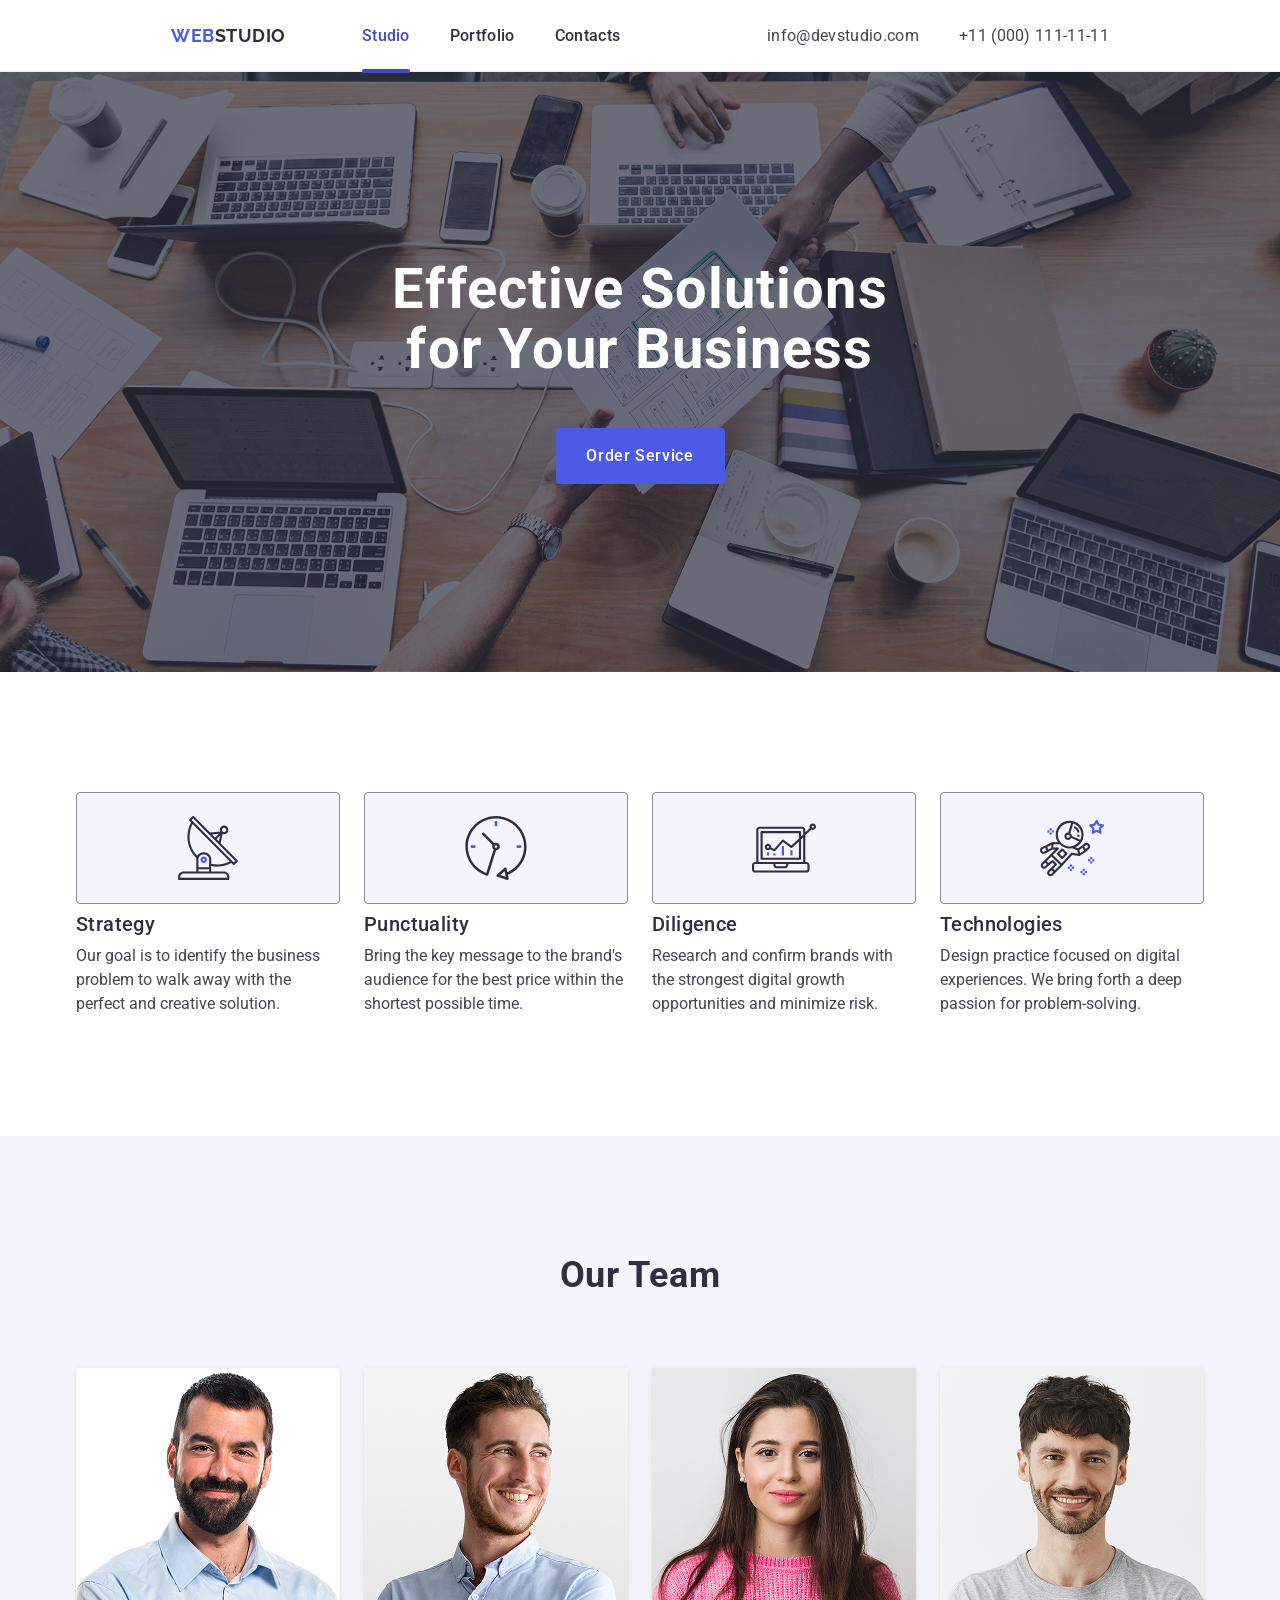
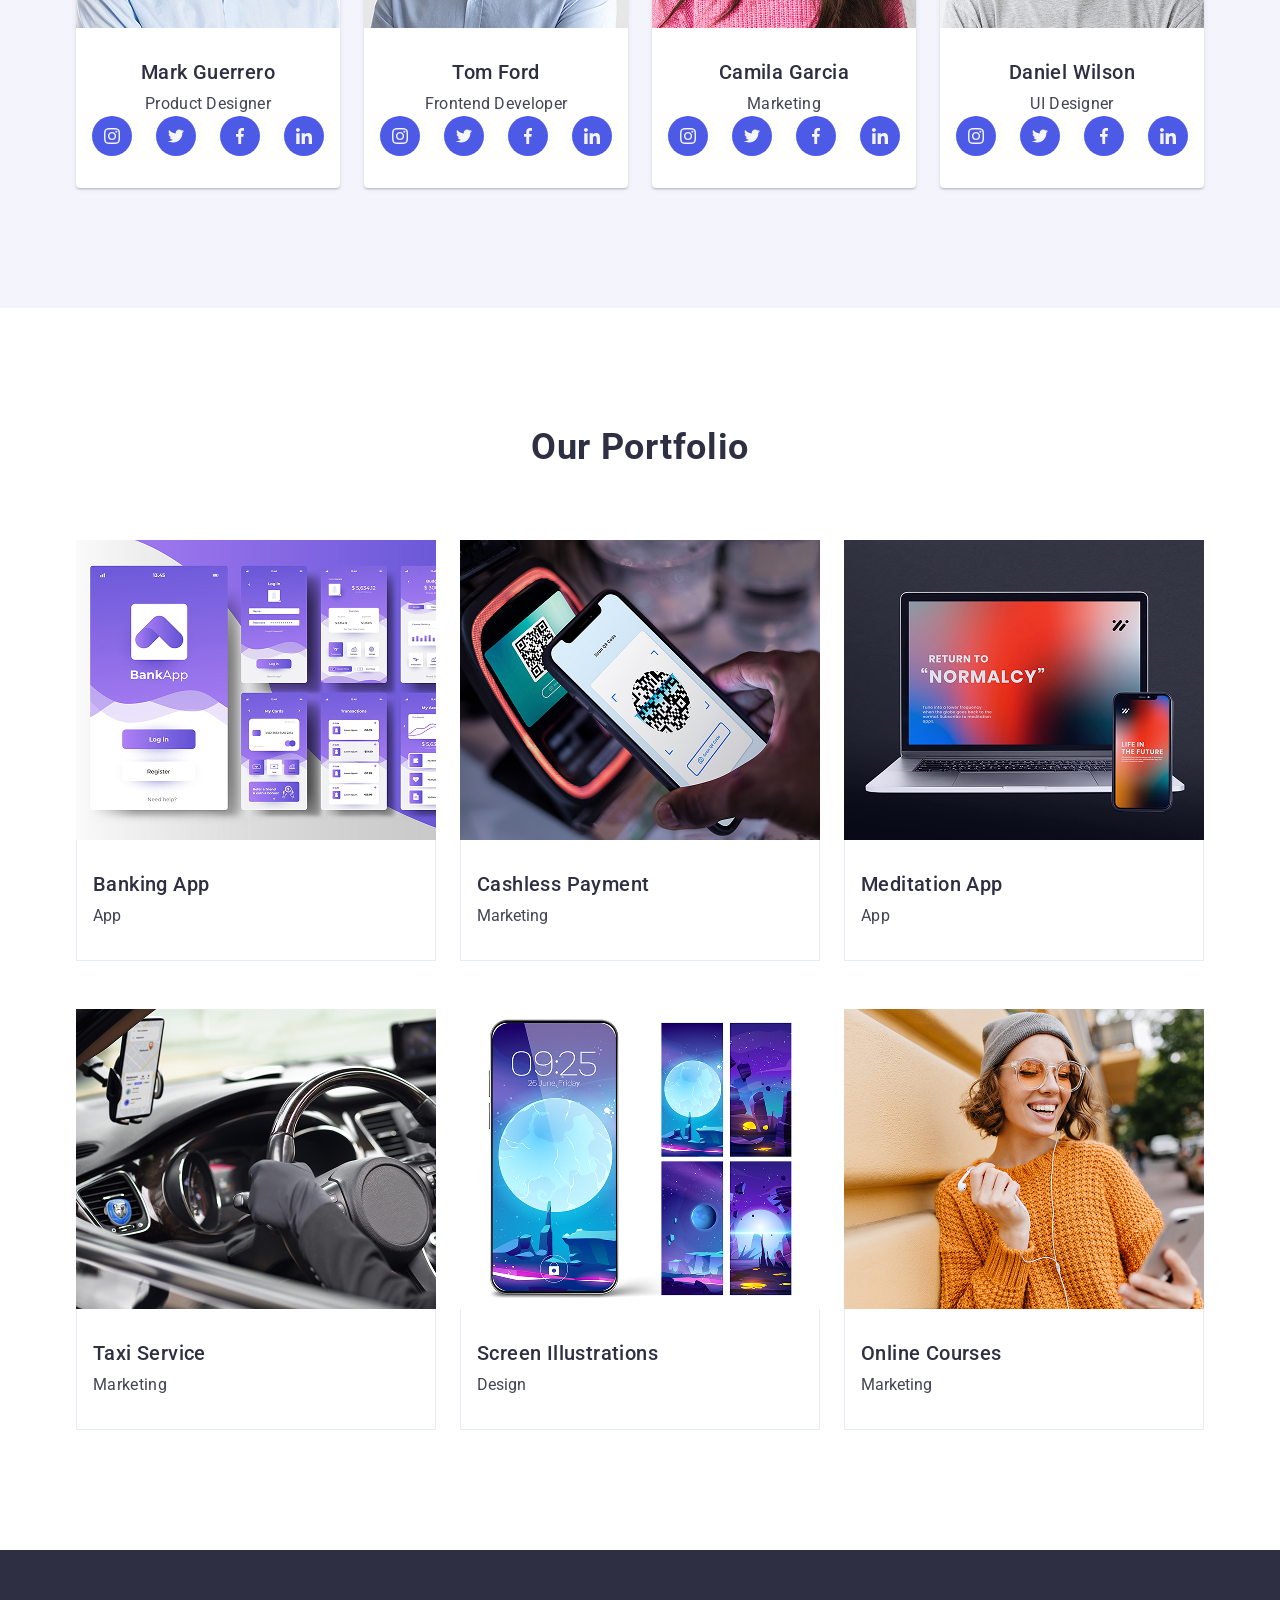
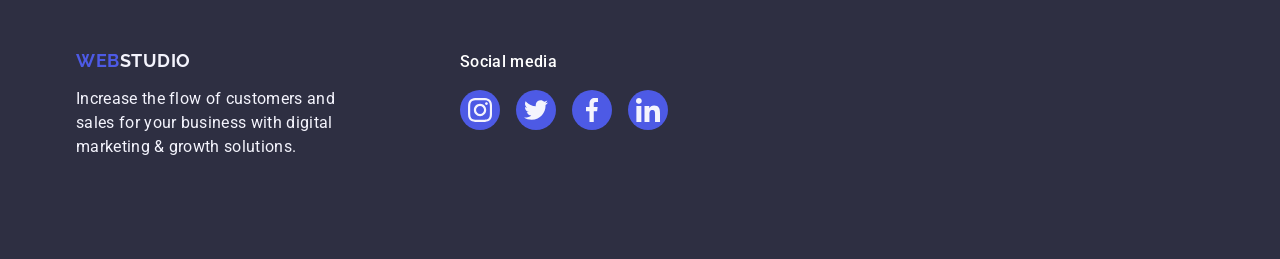
<file: index.html>
<!doctype html>
<html lang="en">
  <head>
    <meta charset="UTF-8" />
    <meta name="viewport" content="width=device-width, initial-scale=1.0" />
    <title>Document</title>
    <link rel="preconnect" href="https://fonts.googleapis.com" />
    <link rel="preconnect" href="https://fonts.gstatic.com" crossorigin />
    <link
      href="https://fonts.googleapis.com/css2?family=Raleway:ital,wght@0,100..900;1,100..900&family=Roboto:ital,wght@0,100..900;1,100..900&display=swap"
      rel="stylesheet"
    />
    <link
      rel="stylesheet"
      href="https://cdnjs.cloudflare.com/ajax/libs/modern-normalize/3.0.1/modern-normalize.min.css"
      integrity="sha512-q6WgHqiHlKyOqslT/lgBgodhd03Wp4BEqKeW6nNtlOY4quzyG3VoQKFrieaCeSnuVseNKRGpGeDU3qPmabCANg=="
      crossorigin="anonymous"
      referrerpolicy="no-referrer"
    />
    <link rel="stylesheet" href="./css/css.css" />
  </head>

  <body>
    <header class="header">
      <div class="header-content container">
        <nav class="nav-panel">
          <a href="./index.html" class="site-logo"
            >Web<span class="studio">Studio</span></a
          >

          <ul class="nav-items">
            <li>
              <a href="./index.html" class="navigation nav-link-active"
                >Studio</a
              >
            </li>

            <li><a href="" class="navigation">Portfolio</a></li>
            <li><a href="" class="navigation">Contacts</a></li>
          </ul>
        </nav>

        <address class="contact-information">
          <ul class="info-items">
            <li>
              <a href="mailto:info@devstudio.com" class="info"
                >info@devstudio.com</a
              >
            </li>
            <li>
              <a href="tel:+110001111111" class="info">+11 (000) 111-11-11</a>
            </li>
          </ul>
        </address>
      </div>
    </header>

    <main>
      <section class="first-section">
        <div class="container">
          <h1 class="title">Effective Solutions for Your Business</h1>
          <button type="button" class="button">Order Service</button>
        </div>
      </section>

      <section class="second-section">
        <div class="container">
          <h2 class="second-title visually-hidden">content</h2>

          <ul class="benefits">
            <li class="benefits-items">
              <div class="svg-container">
                <svg class="icon-antena" width="64" height="64">
                  <use href="./images/icons.svg#icon-antenna"></use>
                </svg>
              </div>
              <h3 class="names-benefits">Strategy</h3>
              <p class="first-description">
                Our goal is to identify the business problem to walk away with
                the perfect and creative solution.
              </p>
            </li>

            <li class="benefits-items">
              <div class="svg-container">
                <svg class="icon-clock" width="64" height="64">
                  <use href="./images/icons.svg#icon-clock"></use>
                </svg>
              </div>
              <h3 class="names-benefits">Punctuality</h3>
              <p class="first-description">
                Bring the key message to the brand's audience for the best price
                within the shortest possible time.
              </p>
            </li>

            <li class="benefits-items">
              <div class="svg-container">
                <svg class="icon-diagram" width="64" height="64">
                  <use href="./images/icons.svg#icon-diagram"></use>
                </svg>
              </div>
              <h3 class="names-benefits">Diligence</h3>
              <p class="first-description">
                Research and confirm brands with the strongest digital growth
                opportunities and minimize risk.
              </p>
            </li>

            <li class="benefits-items">
              <div class="svg-container">
                <svg class="icon-astronaut" width="64" height="64">
                  <use href="./images/icons.svg#icon-astronaut"></use>
                </svg>
              </div>
              <h3 class="names-benefits">Technologies</h3>
              <p class="first-description">
                Design practice focused on digital experiences. We bring forth a
                deep passion for problem-solving.
              </p>
            </li>
          </ul>
        </div>
      </section>

      <section class="third-section">
        <div class="container">
          <h2 class="third-title">Our Team</h2>
          <ul class="workers">
            <li class="members">
              <img
                src="./images/webstudio/img-3.jpg"
                alt="designer1"
                width="264"
              />
              <div class="workers-description">
                <h3 class="names">Mark Guerrero</h3>
                <p class="description">Product Designer</p>

                <ul class="socialmedia-list">
                  <li class="socialmedia-item">
                    <a href="" class="social-link">
                      <svg class="socialmedia-icon" width="16" height="16">
                        <use href="./images/icons.svg#icon-instagram"></use>
                      </svg>
                    </a>
                  </li>
                  <li class="socialmedia-item">
                    <a href="" class="social-link">
                      <svg class="socialmedia-icon" width="16" height="16">
                        <use href="./images/icons.svg#icon-twitter"></use>
                      </svg>
                    </a>
                  </li>
                  <li class="socialmedia-item">
                    <a href="" class="social-link">
                      <svg class="socialmedia-icon" width="16" height="16">
                        <use href="./images/icons.svg#icon-vector"></use>
                      </svg>
                    </a>
                  </li>
                  <li class="socialmedia-item">
                    <a href="" class="social-link">
                      <svg class="socialmedia-icon" width="16" height="16">
                        <use href="./images/icons.svg#icon-linkedin"></use>
                      </svg>
                    </a>
                  </li>
                </ul>
              </div>
            </li>

            <li class="members">
              <img
                src="./images/webstudio/img-2.jpg"
                alt="frontend"
                width="264"
              />
              <div class="workers-description">
                <h3 class="names">Tom Ford</h3>
                <p class="description">Frontend Developer</p>
                <ul class="socialmedia-list">
                  <li class="socialmedia-item">
                    <a href="" class="social-link">
                      <svg class="socialmedia-icon" width="16" height="16">
                        <use href="./images/icons.svg#icon-instagram"></use>
                      </svg>
                    </a>
                  </li>
                  <li class="socialmedia-item">
                    <a href="" class="social-link">
                      <svg class="socialmedia-icon" width="16" height="16">
                        <use href="./images/icons.svg#icon-twitter"></use>
                      </svg>
                    </a>
                  </li>
                  <li class="socialmedia-item">
                    <a href="" class="social-link">
                      <svg class="socialmedia-icon" width="16" height="16">
                        <use href="./images/icons.svg#icon-vector"></use>
                      </svg>
                    </a>
                  </li>
                  <li class="socialmedia-item">
                    <a href="" class="social-link">
                      <svg class="socialmedia-icon" width="16" height="16">
                        <use href="./images/icons.svg#icon-linkedin"></use>
                      </svg>
                    </a>
                  </li>
                </ul>
              </div>
            </li>

            <li class="members">
              <img
                src="./images/webstudio/img-1.jpg"
                alt="marketing"
                width="264"
              />
              <div class="workers-description">
                <h3 class="names">Camila Garcia</h3>
                <p class="description">Marketing</p>

                <ul class="socialmedia-list">
                  <li class="socialmedia-item">
                    <a href="" class="social-link">
                      <svg class="socialmedia-icon" width="16" height="16">
                        <use href="./images/icons.svg#icon-instagram"></use>
                      </svg>
                    </a>
                  </li>
                  <li class="socialmedia-item">
                    <a href="" class="social-link">
                      <svg class="socialmedia-icon" width="16" height="16">
                        <use href="./images/icons.svg#icon-twitter"></use>
                      </svg>
                    </a>
                  </li>
                  <li class="socialmedia-item">
                    <a href="" class="social-link">
                      <svg class="socialmedia-icon" width="16" height="16">
                        <use href="./images/icons.svg#icon-vector"></use>
                      </svg>
                    </a>
                  </li>
                  <li class="socialmedia-item">
                    <a href="" class="social-link">
                      <svg class="socialmedia-icon" width="16" height="16">
                        <use href="./images/icons.svg#icon-linkedin"></use>
                      </svg>
                    </a>
                  </li>
                </ul>
              </div>
            </li>

            <li class="members">
              <img src="./images/webstudio/img.jpg" alt="ui" width="264" />
              <div class="workers-description">
                <h3 class="names">Daniel Wilson</h3>
                <p class="description">UI Designer</p>

                <ul class="socialmedia-list">
                  <li class="socialmedia-item">
                    <a href="" class="social-link">
                      <svg class="socialmedia-icon" width="16" height="16">
                        <use href="./images/icons.svg#icon-instagram"></use>
                      </svg>
                    </a>
                  </li>
                  <li class="socialmedia-item">
                    <a href="" class="social-link">
                      <svg class="socialmedia-icon" width="16" height="16">
                        <use href="./images/icons.svg#icon-twitter"></use>
                      </svg>
                    </a>
                  </li>
                  <li class="socialmedia-item">
                    <a href="" class="social-link">
                      <svg class="socialmedia-icon" width="16" height="16">
                        <use href="./images/icons.svg#icon-vector"></use>
                      </svg>
                    </a>
                  </li>
                  <li class="socialmedia-item">
                    <a href="" class="social-link">
                      <svg class="socialmedia-icon" width="16" height="16">
                        <use href="./images/icons.svg#icon-linkedin"></use>
                      </svg>
                    </a>
                  </li>
                </ul>
              </div>
            </li>
          </ul>
        </div>
      </section>

      <section class="fourth-section">
        <div class="container">
          <h2 class="fourth-title">Our Portfolio</h2>

          <ul class="portfolio">
            <li class="portfolio-items">
              <div class="overlay">
                <img src="./images/cards/img-5.jpg" alt="card1" width="360" />
                <p class="overlay-text">
                  14 Stylish and User-Friendly App Design Concepts · Task
                  Manager App · Calorie Tracker App · Exotic Fruit Ecommerce App
                  · Cloud Storage App
                </p>
              </div>
              <div class="app">
                <h3 class="names-portfolio">Banking App</h3>
                <p class="description-portfolio">App</p>
              </div>
            </li>
            <li class="portfolio-items">
              <div class="overlay">
                <img src="./images/cards/img-4.jpg" alt="card2" width="360" />
                <p class="overlay-text">
                  14 Stylish and User-Friendly App Design Concepts · Task
                  Manager App · Calorie Tracker App · Exotic Fruit Ecommerce App
                  · Cloud Storage App
                </p>
              </div>
              <div class="app">
                <h3 class="names-portfolio">Cashless Payment</h3>
                <p class="description-portfolio">Marketing</p>
              </div>
            </li>

            <li class="portfolio-items">
              <div class="overlay">
                <img src="./images/cards/img-3.jpg" alt="card3" width="360" />
                <p class="overlay-text">
                  14 Stylish and User-Friendly App Design Concepts · Task
                  Manager App · Calorie Tracker App · Exotic Fruit Ecommerce App
                  · Cloud Storage App
                </p>
              </div>
              <div class="app">
                <h3 class="names-portfolio">Meditation App</h3>
                <p class="description-pofrtfolio">App</p>
              </div>
            </li>
            <li class="portfolio-items">
              <div class="overlay">
                <img src="./images/cards/img-2.jpg" alt="card4" width="360" />
                <p class="overlay-text">
                  14 Stylish and User-Friendly App Design Concepts · Task
                  Manager App · Calorie Tracker App · Exotic Fruit Ecommerce App
                  · Cloud Storage App
                </p>
              </div>
              <div class="app">
                <h3 class="names-portfolio">Taxi Service</h3>
                <p class="description-pofrtfolio">Marketing</p>
              </div>
            </li>

            <li class="portfolio-items">
              <div class="overlay">
                <img src="./images/cards/img-1.jpg" alt="card5" width="360" />
                <p class="overlay-text">
                  14 Stylish and User-Friendly App Design Concepts · Task
                  Manager App · Calorie Tracker App · Exotic Fruit Ecommerce App
                  · Cloud Storage App
                </p>
              </div>
              <div class="app">
                <h3 class="names-portfolio">Screen Illustrations</h3>
                <p class="description-potrfolio">Design</p>
              </div>
            </li>
            <li class="portfolio-items">
              <div class="overlay">
                <img src="./images/cards/img.jpg" alt="card6" width="360" />
                <p class="overlay-text">
                  14 Stylish and User-Friendly App Design Concepts · Task
                  Manager App · Calorie Tracker App · Exotic Fruit Ecommerce App
                  · Cloud Storage App
                </p>
              </div>
              <div class="app">
                <h3 class="names-portfolio">Online Courses</h3>
                <p class="description-potrfolio">Marketing</p>
              </div>
            </li>
          </ul>
        </div>
      </section>
    </main>

    <footer class="footer">
      <div class="container">
        <div class="logo-paragraph-footer">
          <a href="./index.html" class="site-logo logo-footer"
            >Web<span class="studio-second">Studio</span></a
          >
          <p class="footer-paragraph">
            Increase the flow of customers and sales for your business with
            digital marketing & growth solutions.
          </p>
        </div>

        <div class="socialmedia-footer">
          <p class="socialmedia-title-footer">Social media</p>
          <ul class="socialmedia-list-footer">
            <li class="socialmedia-item-footer">
              <a href="./index.html" class="social-link social-link-footer">
                <svg class="socialmedia-icon" width="24" height="24">
                  <use href="./images/icons.svg#icon-instagram"></use>
                </svg>
              </a>
            </li>

            <li class="socialmedia-item-footer">
              <a href="./index.html" class="social-link social-link-footer">
                <svg class="socialmedia-icon" width="24" height="24">
                  <use href="./images/icons.svg#icon-twitter"></use>
                </svg>
              </a>
            </li>

            <li class="socialmedia-item-footer">
              <a href="./index.html" class="social-link social-link-footer">
                <svg class="socialmedia-icon" width="24" height="24">
                  <use href="./images/icons.svg#icon-vector"></use>
                </svg>
              </a>
            </li>
            <li class="socialmedia-item-footer">
              <a href="./index.html" class="social-link social-link-footer">
                <svg class="socialmedia-icon" width="24" height="24">
                  <use href="./images/icons.svg#icon-linkedin"></use>
                </svg>
              </a>
            </li>
          </ul>
        </div>
      </div>
    </footer>
  </body>
</html>
</file>
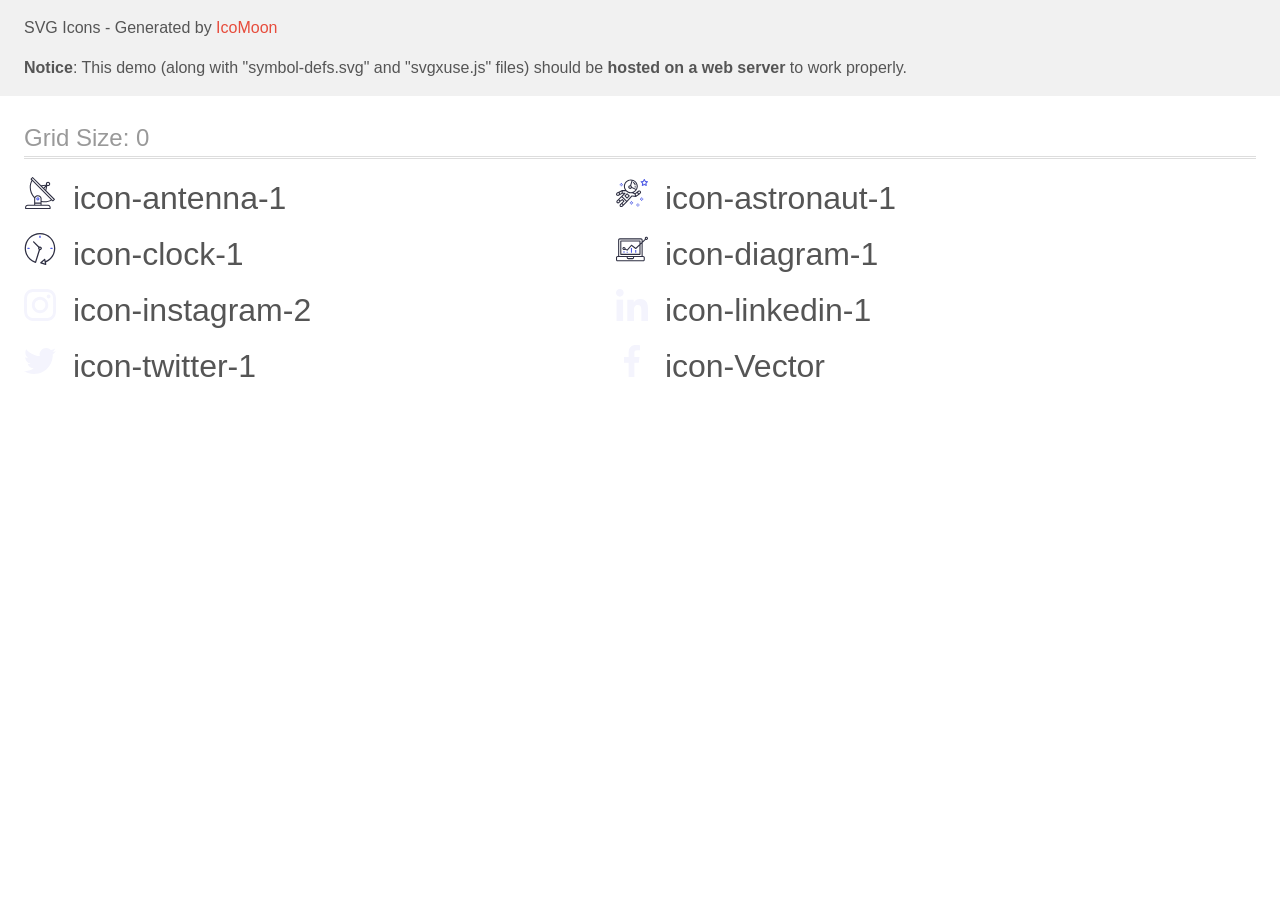
<file: icomoon/demo-external-svg.html>
<!doctype html>
<html>
<head>
    <title>IcoMoon - SVG Icons</title>
    <meta charset="utf-8">
    <meta name="viewport" content="width=device-width, initial-scale=1">
    <link rel="stylesheet" href="demo-files/demo.css">
    <link rel="stylesheet" href="style.css">
</head>
<body>
<header class="bgc1 clearfix">
<div class="mhl">
    <p>SVG Icons - Generated by <a href="https://icomoon.io/app">IcoMoon</a></p><p><strong>Notice</strong>: This demo (along with "symbol-defs.svg" and "svgxuse.js" files) should be <b>hosted on a web server</b> to work properly.</p>
</div>
</header>
    <div class="clearfix mhl ptl">
        <h1 class="mvm mtn fgc1">Grid Size: 0</h1>
        <div class="glyph fs1">
            <div class="clearfix pbs">
                <svg class="icon icon-antenna-1"><use xlink:href="symbol-defs.svg#icon-antenna-1"></use></svg><span class="name"> icon-antenna-1</span>
            </div>
        </div>
        <div class="glyph fs1">
            <div class="clearfix pbs">
                <svg class="icon icon-astronaut-1"><use xlink:href="symbol-defs.svg#icon-astronaut-1"></use></svg><span class="name"> icon-astronaut-1</span>
            </div>
        </div>
        <div class="glyph fs1">
            <div class="clearfix pbs">
                <svg class="icon icon-clock-1"><use xlink:href="symbol-defs.svg#icon-clock-1"></use></svg><span class="name"> icon-clock-1</span>
            </div>
        </div>
        <div class="glyph fs1">
            <div class="clearfix pbs">
                <svg class="icon icon-diagram-1"><use xlink:href="symbol-defs.svg#icon-diagram-1"></use></svg><span class="name"> icon-diagram-1</span>
            </div>
        </div>
        <div class="glyph fs1">
            <div class="clearfix pbs">
                <svg class="icon icon-instagram-2"><use xlink:href="symbol-defs.svg#icon-instagram-2"></use></svg><span class="name"> icon-instagram-2</span>
            </div>
        </div>
        <div class="glyph fs1">
            <div class="clearfix pbs">
                <svg class="icon icon-linkedin-1"><use xlink:href="symbol-defs.svg#icon-linkedin-1"></use></svg><span class="name"> icon-linkedin-1</span>
            </div>
        </div>
        <div class="glyph fs1">
            <div class="clearfix pbs">
                <svg class="icon icon-twitter-1"><use xlink:href="symbol-defs.svg#icon-twitter-1"></use></svg><span class="name"> icon-twitter-1</span>
            </div>
        </div>
        <div class="glyph fs1">
            <div class="clearfix pbs">
                <svg class="icon icon-Vector"><use xlink:href="symbol-defs.svg#icon-Vector"></use></svg><span class="name"> icon-Vector</span>
            </div>
        </div>
  </div>
<script defer src="svgxuse.js"></script>
</body>
</html>
</file>
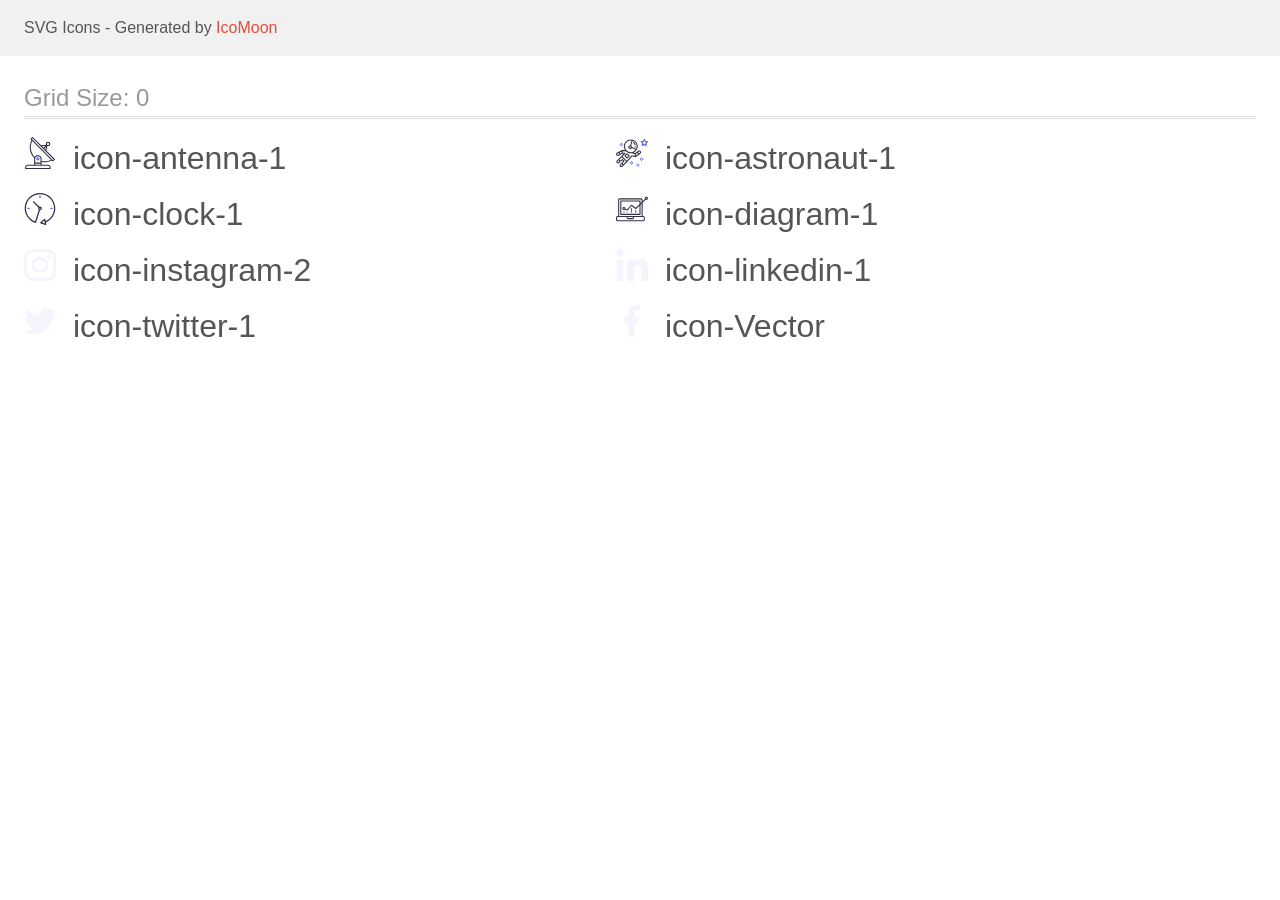
<file: icomoon/demo.html>
<!doctype html>
<html>
<head>
    <title>IcoMoon - SVG Icons</title>
    <meta charset="utf-8">
    <meta name="viewport" content="width=device-width, initial-scale=1">
    <link rel="stylesheet" href="demo-files/demo.css">
    <link rel="stylesheet" href="style.css">
</head>
<body>
<svg aria-hidden="true" style="position: absolute; width: 0; height: 0; overflow: hidden;" version="1.1" xmlns="http://www.w3.org/2000/svg" xmlns:xlink="http://www.w3.org/1999/xlink">
<defs>
<symbol id="icon-antenna-1" viewBox="0 0 32 32">
<path fill="#2e2f42" style="fill: var(--color1, #2e2f42)" d="M30.773 22.098l-8.443-8.505 0.937-4.615c0.242 0.094 0.499 0.144 0.758 0.146h0.006c1.192 0.014 2.17-0.941 2.184-2.133s-0.941-2.17-2.133-2.184c-1.192-0.014-2.17 0.941-2.184 2.133-0.003 0.255 0.039 0.509 0.125 0.749l-4.96 0.605-8.091-8.133c-0.099-0.101-0.235-0.159-0.377-0.16-0.14 0.001-0.274 0.056-0.373 0.155l-1.513 1.504c-0.208 0.208-0.208 0.546 0 0.754l0.814 0.826c-3.153 5.798-2.129 12.978 2.519 17.663 0.043 0.041 0.092 0.074 0.146 0.098-0.034 0.18-0.051 0.364-0.052 0.547v6.187h-6.4c-1.472 0.002-2.665 1.195-2.667 2.667v1.067c0 0.295 0.239 0.533 0.533 0.533h24.533c0.295 0 0.533-0.239 0.533-0.533v-1.067c-0.002-1.472-1.195-2.665-2.667-2.667h-6.4v-2.742c1.003 0.21 2.024 0.317 3.049 0.32 2.458-0.003 4.877-0.615 7.040-1.783l0.818 0.823c0.099 0.101 0.235 0.159 0.377 0.16 0.14-0.001 0.274-0.056 0.373-0.155l1.513-1.504c0.208-0.208 0.208-0.546 0-0.754zM23.28 6.233c0.418-0.415 1.093-0.414 1.509 0.004s0.414 1.093-0.004 1.508c-0.2 0.199-0.47 0.31-0.752 0.31h-0.003c-0.589-0.003-1.064-0.483-1.061-1.072 0.002-0.282 0.115-0.552 0.314-0.751h-0.002zM22.024 9.738l-0.598 2.946-1.175-1.182 1.774-1.763zM21.419 8.836l-1.92 1.909-1.485-1.493 3.405-0.415zM24.004 28.8c0.884 0 1.6 0.716 1.6 1.6v0.533h-23.467v-0.533c0-0.884 0.716-1.6 1.6-1.6h20.267zM16.537 26.667v1.067h-5.333v-1.067h5.333zM11.204 25.6v-4.053c0-1.294 1.196-2.347 2.667-2.347s2.667 1.053 2.667 2.347v4.053h-5.333zM17.604 23.904v-2.357c0-1.882-1.675-3.413-3.733-3.413-1.331-0.020-2.576 0.657-3.281 1.786-4.058-4.274-4.971-10.645-2.279-15.887l18.602 18.708c-2.872 1.461-6.165 1.873-9.309 1.163zM28.893 23.22l-21.057-21.181 0.755-0.752 7.935 7.98c0.004 0 0.006 0.007 0.010 0.010l13.115 13.191-0.757 0.752z"></path>
<path fill="#4d5ae5" style="fill: var(--color2, #4d5ae5)" d="M13.876 20.267h-0.005c-0.884-0.001-1.601 0.714-1.602 1.598s0.714 1.601 1.598 1.602h0.005c0.884 0.001 1.601-0.714 1.602-1.598s-0.714-1.601-1.598-1.602zM14.249 22.245c-0.1 0.1-0.236 0.156-0.378 0.155-0.295-0.002-0.532-0.242-0.531-0.536 0.001-0.141 0.057-0.276 0.157-0.375s0.233-0.154 0.373-0.155c0.295 0.002 0.532 0.242 0.531 0.536-0.001 0.141-0.057 0.276-0.157 0.375h0.005z"></path>
</symbol>
<symbol id="icon-astronaut-1" viewBox="0 0 32 32">
<path fill="#4d5ae5" style="fill: var(--color2, #4d5ae5)" d="M31.974 4.524c-0.063-0.193-0.229-0.333-0.43-0.363l-1.91-0.278-0.855-1.731c-0.179-0.365-0.777-0.365-0.956 0l-0.855 1.731-1.91 0.278c-0.201 0.029-0.367 0.17-0.431 0.363-0.062 0.193-0.011 0.405 0.135 0.547l1.383 1.348-0.326 1.903c-0.034 0.2 0.048 0.402 0.212 0.522 0.166 0.121 0.382 0.135 0.562 0.040l1.709-0.899 1.709 0.899c0.078 0.041 0.164 0.061 0.249 0.061 0.11 0 0.221-0.034 0.314-0.102 0.164-0.119 0.246-0.322 0.212-0.522l-0.326-1.903 1.383-1.348c0.145-0.142 0.197-0.354 0.135-0.547zM29.511 5.851c-0.125 0.122-0.183 0.299-0.153 0.472l0.191 1.114-1-0.526c-0.078-0.041-0.163-0.061-0.249-0.061s-0.17 0.020-0.249 0.061l-1.001 0.526 0.191-1.114c0.030-0.173-0.028-0.349-0.153-0.472l-0.81-0.789 1.119-0.163c0.174-0.025 0.324-0.134 0.402-0.292l0.5-1.013 0.5 1.013c0.078 0.157 0.228 0.267 0.402 0.292l1.119 0.163-0.809 0.789z"></path>
<path fill="#4d5ae5" style="fill: var(--color2, #4d5ae5)" d="M26.133 20.522h-1.067v1.067h1.067v-1.067z"></path>
<path fill="#4d5ae5" style="fill: var(--color2, #4d5ae5)" d="M26.133 22.656h-1.067v1.067h1.067v-1.067z"></path>
<path fill="#4d5ae5" style="fill: var(--color2, #4d5ae5)" d="M27.2 21.589h-1.067v1.067h1.067v-1.067z"></path>
<path fill="#4d5ae5" style="fill: var(--color2, #4d5ae5)" d="M25.067 21.589h-1.067v1.067h1.067v-1.067z"></path>
<path fill="#4d5ae5" style="fill: var(--color2, #4d5ae5)" d="M22.4 26.389h-1.067v1.067h1.067v-1.067z"></path>
<path fill="#4d5ae5" style="fill: var(--color2, #4d5ae5)" d="M22.4 28.522h-1.067v1.067h1.067v-1.067z"></path>
<path fill="#4d5ae5" style="fill: var(--color2, #4d5ae5)" d="M23.467 27.456h-1.067v1.067h1.067v-1.067z"></path>
<path fill="#4d5ae5" style="fill: var(--color2, #4d5ae5)" d="M21.333 27.456h-1.067v1.067h1.067v-1.067z"></path>
<path fill="#4d5ae5" style="fill: var(--color2, #4d5ae5)" d="M16 24.256h-1.067v1.067h1.067v-1.067z"></path>
<path fill="#4d5ae5" style="fill: var(--color2, #4d5ae5)" d="M16 26.389h-1.067v1.067h1.067v-1.067z"></path>
<path fill="#4d5ae5" style="fill: var(--color2, #4d5ae5)" d="M17.067 25.322h-1.067v1.067h1.067v-1.067z"></path>
<path fill="#4d5ae5" style="fill: var(--color2, #4d5ae5)" d="M14.933 25.322h-1.067v1.067h1.067v-1.067z"></path>
<path fill="#4d5ae5" style="fill: var(--color2, #4d5ae5)" d="M5.867 6.122h-1.067v1.067h1.067v-1.067z"></path>
<path fill="#4d5ae5" style="fill: var(--color2, #4d5ae5)" d="M5.867 8.255h-1.067v1.067h1.067v-1.067z"></path>
<path fill="#4d5ae5" style="fill: var(--color2, #4d5ae5)" d="M6.933 7.189h-1.067v1.067h1.067v-1.067z"></path>
<path fill="#4d5ae5" style="fill: var(--color2, #4d5ae5)" d="M4.8 7.189h-1.067v1.067h1.067v-1.067z"></path>
<path fill="#2e2f42" style="fill: var(--color1, #2e2f42)" d="M24.715 14.159c-0.287-0.388-0.709-0.637-1.188-0.705-0.481-0.068-0.956 0.058-1.34 0.352l-1.252 0.96-1.898 1.417-1.358-0.541c2.421-1.086 4.114-3.508 4.114-6.32 0-3.823-3.123-6.933-6.961-6.933s-6.961 3.11-6.961 6.933c0 1.386 0.414 2.674 1.12 3.758l-2.764-0.024c-0.002 0-0.003 0-0.005 0-0.009 0-0.015 0.004-0.023 0.005-0.053 0.002-0.105 0.013-0.155 0.031-0.013 0.005-0.026 0.008-0.038 0.013-0.006 0.003-0.013 0.003-0.019 0.006l-3.233 1.596c-0.001 0-0.001 0-0.001 0.001l-1.893 0.911c-0.021 0.009-0.042 0.021-0.063 0.035-0.755 0.502-1.012 1.489-0.598 2.295 0.22 0.429 0.595 0.745 1.056 0.889 0.178 0.055 0.359 0.083 0.539 0.083 0.29 0 0.577-0.071 0.839-0.211l1.388-0.738 2.264-1.169 1.357-0.008-5.442 5.416c-0.001 0.001-0.001 0.001-0.002 0.001l-1.339 1.333c-0.316 0.315-0.49 0.732-0.49 1.178s0.174 0.863 0.49 1.179c0.325 0.323 0.752 0.485 1.179 0.485s0.854-0.162 1.18-0.485l1.314-1.309 1.741-1.3 0.901 0.897-1.762 1.754c-0 0.001-0.001 0.001-0.002 0.001l-1.339 1.333c-0.316 0.315-0.49 0.732-0.49 1.178s0.174 0.863 0.49 1.179c0.325 0.323 0.753 0.485 1.18 0.485s0.855-0.162 1.18-0.485l3.482-3.467c0.001-0.001 0.001-0.001 0.001-0.002l1.010-1-0.004-0.004c0.006-0.006 0.015-0.009 0.022-0.015l5.166-5.658 3.471 0.494c0.025 0.004 0.050 0.005 0.075 0.005 0.065 0 0.127-0.015 0.187-0.038 0.018-0.006 0.033-0.015 0.050-0.023 0.019-0.010 0.039-0.015 0.058-0.027l3.213-2.133c0.012-0.008 0.018-0.021 0.029-0.029 0.013-0.010 0.029-0.014 0.041-0.026l1.271-1.191c0.662-0.62 0.753-1.635 0.212-2.362zM2.13 17.77c-0.173 0.093-0.37 0.111-0.558 0.052-0.187-0.058-0.338-0.186-0.427-0.358-0.161-0.314-0.068-0.695 0.214-0.902l1.314-0.632 0.449 1.313-0.992 0.527zM5.628 15.942l-1.548 0.8-0.439-1.283 2.027-1.001-0.040 1.484zM20.727 9.322c0 0.918-0.219 1.785-0.599 2.559l-4.181-1.899c-0.044-0.573-0.341-1.075-0.788-1.388l1.464-4.86c2.378 0.756 4.105 2.974 4.105 5.588zM8.938 9.322c0-3.235 2.644-5.867 5.894-5.867 0.253 0 0.5 0.021 0.745 0.052l-1.432 4.754c-0.019-0.001-0.037-0.006-0.057-0.006-1.033 0-1.873 0.837-1.873 1.867s0.84 1.867 1.873 1.867c0.694 0 1.294-0.383 1.618-0.945l3.862 1.755c-1.075 1.446-2.795 2.39-4.737 2.39-3.25 0-5.894-2.632-5.894-5.867zM14.894 10.122c0 0.441-0.362 0.8-0.806 0.8s-0.806-0.359-0.806-0.8c0-0.441 0.362-0.8 0.806-0.8s0.806 0.359 0.806 0.8zM2.465 25.146c-0.236 0.234-0.619 0.234-0.854 0.001-0.114-0.114-0.176-0.263-0.176-0.423s0.062-0.309 0.176-0.421l0.962-0.958 0.851 0.848-0.959 0.955zM5.679 28.88c-0.236 0.234-0.619 0.235-0.855 0.001-0.114-0.114-0.176-0.263-0.176-0.423s0.062-0.309 0.176-0.421l0.963-0.959 0.852 0.848-0.96 0.955zM9.16 25.411c-0.001 0-0.001 0-0.002 0.001l-1.765 1.76-0.852-0.848 1.763-1.755c0 0 0 0 0-0s0.001-0.001 0.002-0.001c0.040-0.040 0.065-0.088 0.090-0.135 0.007-0.014 0.020-0.026 0.026-0.040 0.017-0.041 0.019-0.085 0.026-0.129 0.003-0.025 0.014-0.047 0.014-0.073 0-0.036-0.013-0.070-0.020-0.106-0.006-0.032-0.006-0.065-0.019-0.095-0.020-0.050-0.055-0.094-0.091-0.138-0.010-0.012-0.014-0.027-0.025-0.038 0 0 0 0-0.001 0s-0.001-0.002-0.001-0.002l-1.607-1.6c-0.017-0.017-0.039-0.024-0.058-0.038-0.028-0.022-0.055-0.042-0.087-0.058-0.030-0.015-0.061-0.024-0.093-0.033-0.034-0.010-0.067-0.017-0.103-0.020-0.033-0.002-0.063 0.001-0.095 0.005-0.036 0.004-0.069 0.009-0.104 0.020-0.034 0.011-0.063 0.027-0.094 0.045-0.020 0.011-0.042 0.015-0.061 0.029l-1.773 1.324-0.901-0.897 2.399-2.386 4.361 4.289-0.928 0.919zM15.979 18.394c-0.015-0.002-0.030 0.004-0.045 0.003-0.039-0.002-0.076 0.001-0.115 0.007-0.030 0.005-0.059 0.011-0.088 0.021-0.034 0.012-0.065 0.028-0.097 0.047-0.030 0.018-0.057 0.037-0.083 0.061-0.013 0.011-0.028 0.017-0.040 0.029l-4.698 5.146-4.328-4.257 2.833-2.818c0.209-0.208 0.21-0.546 0.002-0.755-0.105-0.105-0.243-0.157-0.381-0.156v-0.001l-2.219 0.013 0.028-1.607 3.104 0.027c1.265 1.294 3.029 2.101 4.981 2.101 0.437 0 0.864-0.045 1.279-0.123 0.040 0.032 0.079 0.065 0.13 0.085l2.41 0.96 0.152 0.758 0.178 0.885-3.003-0.427zM20.020 18.572l-0.313-1.558 1.446-1.080 0.947 1.257-2.080 1.381zM23.774 15.741l-0.838 0.785-0.931-1.236 0.831-0.637c0.155-0.119 0.351-0.168 0.543-0.143 0.193 0.027 0.364 0.128 0.48 0.284 0.217 0.292 0.18 0.699-0.085 0.947z"></path>
<path fill="#2e2f42" style="fill: var(--color1, #2e2f42)" d="M13.602 18.544l-2.143-2.133c-0.207-0.207-0.545-0.207-0.753 0l-2.142 2.133c-0.1 0.101-0.157 0.236-0.157 0.378s0.056 0.278 0.157 0.378l2.142 2.133c0.104 0.103 0.241 0.155 0.377 0.155s0.273-0.052 0.376-0.155l2.143-2.133c0.1-0.1 0.157-0.236 0.157-0.378s-0.057-0.278-0.157-0.378zM11.083 20.303l-1.387-1.381 1.387-1.381 1.387 1.381-1.387 1.381z"></path>
<path fill="#2e2f42" style="fill: var(--color1, #2e2f42)" d="M17.164 5.071l-0.258 1.036c0.071 0.018 1.738 0.452 1.738 2.149h1.067c-0-2.017-1.666-2.965-2.547-3.185z"></path>
<path fill="#2e2f42" style="fill: var(--color1, #2e2f42)" d="M19.711 9.322h-1.067v1.067h1.067v-1.067z"></path>
</symbol>
<symbol id="icon-clock-1" viewBox="0 0 32 32">
<path fill="#2e2f42" style="fill: var(--color1, #2e2f42)" d="M31.297 15.301c-0.002-8.452-6.855-15.303-15.308-15.301s-15.303 6.855-15.301 15.308c0.001 6.658 4.307 12.551 10.649 14.576 0.061 0.019 0.124 0.029 0.187 0.029 0.121-0 0.239-0.032 0.342-0.094 0.135-0.080 0.236-0.207 0.283-0.356l3.865-12.25c1.057-0.005 1.909-0.866 1.903-1.923s-0.866-1.909-1.923-1.903c-0.284 0.001-0.565 0.067-0.82 0.191l-5.106-5.107c-0.253-0.245-0.657-0.238-0.902 0.016-0.239 0.247-0.239 0.639 0 0.886l5.103 5.109c-0.392 0.799-0.168 1.764 0.536 2.309l-3.683 11.673c-7.278-2.681-11.004-10.754-8.323-18.032s10.754-11.004 18.032-8.323c7.278 2.681 11.004 10.754 8.323 18.032-1.31 3.556-4.001 6.431-7.462 7.973l-0.398-1.874c-0.073-0.345-0.411-0.565-0.756-0.492-0.109 0.023-0.209 0.074-0.293 0.148l-3.837 3.426c-0.263 0.234-0.287 0.637-0.052 0.9 0.076 0.085 0.174 0.149 0.283 0.184l4.899 1.564c0.335 0.108 0.694-0.077 0.802-0.412 0.034-0.106 0.040-0.219 0.017-0.328l-0.391-1.839c5.664-2.388 9.342-7.942 9.329-14.089zM15.992 14.664c0.352 0 0.638 0.286 0.638 0.638s-0.286 0.638-0.638 0.638c-0.352 0-0.638-0.285-0.638-0.638s0.285-0.638 0.638-0.638zM18.093 29.528l2.184-1.948 0.603 2.84-2.787-0.892z"></path>
<path fill="#4d5ae5" style="fill: var(--color2, #4d5ae5)" d="M15.354 3.185v1.275c0 0.352 0.285 0.638 0.638 0.638s0.638-0.285 0.638-0.638v-1.275c0-0.352-0.286-0.638-0.638-0.638s-0.638 0.286-0.638 0.638z"></path>
<path fill="#4d5ae5" style="fill: var(--color2, #4d5ae5)" d="M3.876 14.664c-0.352 0-0.638 0.286-0.638 0.638s0.285 0.638 0.638 0.638h1.275c0.352 0 0.638-0.285 0.638-0.638s-0.285-0.638-0.638-0.638h-1.275z"></path>
<path fill="#4d5ae5" style="fill: var(--color2, #4d5ae5)" d="M28.108 15.939c0.352 0 0.638-0.285 0.638-0.638s-0.285-0.638-0.638-0.638h-1.275c-0.352 0-0.638 0.286-0.638 0.638s0.286 0.638 0.638 0.638h1.275z"></path>
</symbol>
<symbol id="icon-diagram-1" viewBox="0 0 32 32">
<path fill="#4d5ae5" style="fill: var(--color2, #4d5ae5)" d="M14.925 14.965h1.066v4.798h-1.066v-4.797z"></path>
<path fill="#4d5ae5" style="fill: var(--color2, #4d5ae5)" d="M19.19 17.097h1.066v2.665h-1.066v-2.665z"></path>
<path fill="#4d5ae5" style="fill: var(--color2, #4d5ae5)" d="M10.661 18.696h1.066v1.066h-1.066v-1.066z"></path>
<path fill="#4d5ae5" style="fill: var(--color2, #4d5ae5)" d="M7.463 18.163h1.066v1.599h-1.066v-1.599z"></path>
<path fill="#2e2f42" style="fill: var(--color1, #2e2f42)" d="M1.599 28.291h25.587c0.883 0 1.599-0.716 1.599-1.599v-2.132c0-0.883-0.716-1.599-1.599-1.599h-0.533v-13.293l3.028-2.868c0.703 0.346 1.553 0.136 2.013-0.499s0.396-1.508-0.152-2.068-1.42-0.644-2.065-0.198c-0.644 0.446-0.873 1.292-0.542 2.002l-2.281 2.163v-1.23c0-0.883-0.716-1.599-1.599-1.599h-21.322c-0.883 0-1.599 0.716-1.599 1.599v15.992h-0.533c-0.883 0-1.599 0.716-1.599 1.599v2.132c0 0.883 0.716 1.599 1.599 1.599zM30.384 4.837c0.294 0 0.533 0.239 0.533 0.533s-0.239 0.533-0.533 0.533c-0.294 0-0.533-0.239-0.533-0.533s0.239-0.533 0.533-0.533zM3.198 6.969c0-0.294 0.239-0.533 0.533-0.533h21.322c0.294 0 0.533 0.239 0.533 0.533v2.239l-1.066 1.013v-2.186c0-0.294-0.239-0.533-0.533-0.533h-19.19c-0.294 0-0.533 0.239-0.533 0.533v13.326c0 0.294 0.239 0.533 0.533 0.533h19.19c0.294 0 0.533-0.239 0.533-0.533v-9.674l1.066-1.010v12.284h-22.388v-15.992zM7.996 13.899c-0.721-0.002-1.354 0.478-1.546 1.174s0.105 1.433 0.725 1.801c0.62 0.368 1.41 0.276 1.928-0.226l1.853 0.93c0.215 0.108 0.476 0.057 0.636-0.123l3.939-4.431 3.872 2.901c0.208 0.156 0.498 0.139 0.686-0.039l3.365-3.188v8.131h-18.124v-12.26h18.124v2.66l-3.771 3.572-3.904-2.927c-0.222-0.166-0.534-0.135-0.718 0.072l-3.993 4.493-1.493-0.746c0.011-0.064 0.018-0.129 0.020-0.193 0-0.883-0.716-1.599-1.599-1.599zM8.529 15.498c0 0.294-0.239 0.533-0.533 0.533s-0.533-0.239-0.533-0.533c0-0.294 0.239-0.533 0.533-0.533s0.533 0.239 0.533 0.533zM11.727 24.027h5.331v0.533c0 0.294-0.239 0.533-0.533 0.533h-4.264c-0.294 0-0.533-0.239-0.533-0.533v-0.533zM1.066 24.56c0-0.294 0.239-0.533 0.533-0.533h9.062v0.533c0 0.883 0.716 1.599 1.599 1.599h4.264c0.883 0 1.599-0.716 1.599-1.599v-0.533h9.062c0.294 0 0.533 0.239 0.533 0.533v2.132c0 0.294-0.239 0.533-0.533 0.533h-25.587c-0.294 0-0.533-0.239-0.533-0.533v-2.132z"></path>
</symbol>
<symbol id="icon-instagram-2" viewBox="0 0 32 32">
<path fill="#f4f4fd" style="fill: var(--color3, #f4f4fd)" d="M31.969 9.408c-0.075-1.7-0.35-2.869-0.744-3.882-0.406-1.075-1.031-2.038-1.85-2.838-0.8-0.813-1.769-1.444-2.832-1.844-1.019-0.394-2.182-0.669-3.882-0.744-1.713-0.081-2.257-0.1-6.601-0.1s-4.888 0.019-6.595 0.094c-1.7 0.075-2.869 0.35-3.882 0.744-1.075 0.406-2.038 1.031-2.838 1.85-0.813 0.8-1.444 1.769-1.844 2.832-0.394 1.019-0.669 2.182-0.744 3.882-0.081 1.713-0.1 2.257-0.1 6.601s0.019 4.888 0.094 6.595c0.075 1.7 0.35 2.869 0.744 3.882 0.406 1.075 1.038 2.038 1.85 2.838 0.8 0.813 1.769 1.444 2.832 1.844 1.019 0.394 2.182 0.669 3.882 0.744 1.706 0.075 2.25 0.094 6.595 0.094s4.888-0.019 6.595-0.094c1.7-0.075 2.869-0.35 3.882-0.744 2.15-0.832 3.851-2.532 4.682-4.682 0.394-1.019 0.669-2.182 0.744-3.882 0.075-1.707 0.094-2.25 0.094-6.595s-0.006-4.888-0.081-6.595zM29.087 22.473c-0.069 1.563-0.331 2.407-0.55 2.969-0.538 1.394-1.644 2.501-3.038 3.038-0.563 0.219-1.413 0.481-2.969 0.55-1.688 0.075-2.194 0.094-6.464 0.094s-4.782-0.019-6.464-0.094c-1.563-0.069-2.407-0.331-2.969-0.55-0.694-0.256-1.325-0.663-1.838-1.194-0.531-0.519-0.938-1.144-1.194-1.838-0.219-0.563-0.481-1.413-0.55-2.969-0.075-1.688-0.094-2.194-0.094-6.464s0.019-4.782 0.094-6.464c0.069-1.563 0.331-2.407 0.55-2.969 0.256-0.694 0.663-1.325 1.2-1.838 0.519-0.531 1.144-0.938 1.838-1.194 0.563-0.219 1.413-0.481 2.969-0.55 1.688-0.075 2.194-0.094 6.464-0.094 4.276 0 4.782 0.019 6.464 0.094 1.563 0.069 2.407 0.331 2.969 0.55 0.694 0.256 1.325 0.662 1.838 1.194 0.531 0.519 0.938 1.144 1.194 1.838 0.219 0.563 0.481 1.413 0.55 2.969 0.075 1.688 0.094 2.194 0.094 6.464s-0.019 4.77-0.094 6.458z"></path>
<path fill="#f4f4fd" style="fill: var(--color3, #f4f4fd)" d="M16.059 7.783c-4.538 0-8.22 3.682-8.22 8.22s3.682 8.22 8.22 8.22c4.538 0 8.22-3.682 8.22-8.22s-3.682-8.22-8.22-8.22zM16.059 21.335c-2.944 0-5.332-2.388-5.332-5.332s2.388-5.332 5.332-5.332c2.944 0 5.332 2.388 5.332 5.332s-2.388 5.332-5.332 5.332z"></path>
<path fill="#f4f4fd" style="fill: var(--color3, #f4f4fd)" d="M26.524 7.458c0 1.060-0.859 1.919-1.919 1.919s-1.919-0.859-1.919-1.919c0-1.060 0.859-1.919 1.919-1.919s1.919 0.859 1.919 1.919z"></path>
</symbol>
<symbol id="icon-linkedin-1" viewBox="0 0 32 32">
<path fill="#f4f4fd" style="fill: var(--color3, #f4f4fd)" d="M31.992 32v-0.001h0.008v-11.736c0-5.741-1.236-10.164-7.948-10.164-3.227 0-5.392 1.771-6.276 3.449h-0.093v-2.913h-6.364v21.364h6.627v-10.579c0-2.785 0.528-5.479 3.977-5.479 3.399 0 3.449 3.179 3.449 5.657v10.401h6.62z"></path>
<path fill="#f4f4fd" style="fill: var(--color3, #f4f4fd)" d="M0.528 10.636h6.635v21.364h-6.635v-21.364z"></path>
<path fill="#f4f4fd" style="fill: var(--color3, #f4f4fd)" d="M3.843 0c-2.121 0-3.843 1.721-3.843 3.843s1.721 3.879 3.843 3.879c2.121 0 3.843-1.757 3.843-3.879-0.001-2.121-1.723-3.843-3.843-3.843v0z"></path>
</symbol>
<symbol id="icon-twitter-1" viewBox="0 0 32 32">
<path fill="#f4f4fd" style="fill: var(--color3, #f4f4fd)" d="M32 6.078c-1.19 0.522-2.458 0.868-3.78 1.036 1.36-0.812 2.398-2.088 2.886-3.626-1.268 0.756-2.668 1.29-4.16 1.588-1.204-1.282-2.92-2.076-4.792-2.076-3.632 0-6.556 2.948-6.556 6.562 0 0.52 0.044 1.020 0.152 1.496-5.454-0.266-10.28-2.88-13.522-6.862-0.566 0.982-0.898 2.106-0.898 3.316 0 2.272 1.17 4.286 2.914 5.452-1.054-0.020-2.088-0.326-2.964-0.808 0 0.020 0 0.046 0 0.072 0 3.188 2.274 5.836 5.256 6.446-0.534 0.146-1.116 0.216-1.72 0.216-0.42 0-0.844-0.024-1.242-0.112 0.85 2.598 3.262 4.508 6.13 4.57-2.232 1.746-5.066 2.798-8.134 2.798-0.538 0-1.054-0.024-1.57-0.090 2.906 1.874 6.35 2.944 10.064 2.944 12.072 0 18.672-10 18.672-18.668 0-0.29-0.010-0.57-0.024-0.848 1.302-0.924 2.396-2.078 3.288-3.406z"></path>
</symbol>
<symbol id="icon-Vector" viewBox="0 0 32 32">
<path fill="#f4f4fd" style="fill: var(--color3, #f4f4fd)" d="M21.080 5.313h2.921v-5.088c-0.504-0.069-2.237-0.225-4.256-0.225-4.212 0-7.097 2.649-7.097 7.519v4.481h-4.648v5.688h4.648v14.312h5.699v-14.311h4.46l0.708-5.688h-5.169v-3.919c0.001-1.644 0.444-2.769 2.735-2.769z"></path>
</symbol>
</defs>
</svg>

<header class="bgc1 clearfix">
<div class="mhl">
    <p>SVG Icons - Generated by <a href="https://icomoon.io/app">IcoMoon</a></p>
</div>
</header>
    <div class="clearfix mhl ptl">
        <h1 class="mvm mtn fgc1">Grid Size: 0</h1>
        <div class="glyph fs1">
            <div class="clearfix pbs">
                <svg class="icon icon-antenna-1"><use xlink:href="#icon-antenna-1"></use></svg><span class="name"> icon-antenna-1</span>
            </div>
        </div>
        <div class="glyph fs1">
            <div class="clearfix pbs">
                <svg class="icon icon-astronaut-1"><use xlink:href="#icon-astronaut-1"></use></svg><span class="name"> icon-astronaut-1</span>
            </div>
        </div>
        <div class="glyph fs1">
            <div class="clearfix pbs">
                <svg class="icon icon-clock-1"><use xlink:href="#icon-clock-1"></use></svg><span class="name"> icon-clock-1</span>
            </div>
        </div>
        <div class="glyph fs1">
            <div class="clearfix pbs">
                <svg class="icon icon-diagram-1"><use xlink:href="#icon-diagram-1"></use></svg><span class="name"> icon-diagram-1</span>
            </div>
        </div>
        <div class="glyph fs1">
            <div class="clearfix pbs">
                <svg class="icon icon-instagram-2"><use xlink:href="#icon-instagram-2"></use></svg><span class="name"> icon-instagram-2</span>
            </div>
        </div>
        <div class="glyph fs1">
            <div class="clearfix pbs">
                <svg class="icon icon-linkedin-1"><use xlink:href="#icon-linkedin-1"></use></svg><span class="name"> icon-linkedin-1</span>
            </div>
        </div>
        <div class="glyph fs1">
            <div class="clearfix pbs">
                <svg class="icon icon-twitter-1"><use xlink:href="#icon-twitter-1"></use></svg><span class="name"> icon-twitter-1</span>
            </div>
        </div>
        <div class="glyph fs1">
            <div class="clearfix pbs">
                <svg class="icon icon-Vector"><use xlink:href="#icon-Vector"></use></svg><span class="name"> icon-Vector</span>
            </div>
        </div>
  </div>
<script defer src="svgxuse.js"></script>
</body>
</html>
</file>
<file: css/css.css>
body {
    font-family: "Roboto", sans-serif;
    font-weight: 400;
    size: 16px;
    line-height: 24px;
    letter-spacing: 2%;
    color: #434455;
    background-color: #FFFFFF;
}

*,
*::before,
*::after {
  box-sizing: border-box;
}

* {
    text-decoration: none;
}

ul , li {
    margin: 0;
    padding: 0;
}

h1 ,h2 ,h3 , h4 , p {
    margin: 0;
    padding: 0;
}
.site-logo {
    font-family: "Raleway", sans-serif;
    font-weight: 700;
    font-size: 18px;
    line-height: 1.17;
    letter-spacing: 0.03em;
    text-transform: uppercase;
    color:  #4d5ae5;
    
}

.first-section .container {
    display: flex;
    flex-direction: column;
    justify-content: center;
    align-items: center;
    gap:48px;
}

ul {
    list-style: none;
    
}

img {
    display: block;
    width: 100%;
}

.studio {
    color: #2e2f42;
}

.navigation {
    font-weight: 500;
    font-size: 16px;
    line-height: 1.5;
    letter-spacing: 0.02em;
    color: #2e2f42;
    text-decoration: none;
    display: block;
    padding: 24px 0;   

}

.navigation:hover,
.navigation:focus {
    color: #404bbf;
}

.contact-information {
    font-style: normal;
    margin-left: auto;
    
}

.info {
    font-size: 16px;
    line-height: 1.5;
     letter-spacing: 0.02em;
     color: #434455;
}

.info:hover,
.info:focus {
    color: #404bbf;
}



.title {
    font-size: 56px;
    line-height: 1.07;
    text-align: center;
    letter-spacing: 0.02em;
    color: #ffffff;
    

}


.button:hover,
.button:focus{
    background-color: #404BBF;
}

.second-title {
     font-weight: 500;
     font-size: 20px;
     line-height: 1.2;
     letter-spacing: 0.02em;
     color:#2e2f42;
}

.description {
    font-size: 16px;
     line-height: 1.5;
     letter-spacing: 0.02em;
     color: #434455;
}

.third-section {
    background-color: #F4F4FD;

}

.third-title {
     font-size: 36px;
     line-height: 1.11;
     text-align: center;
      letter-spacing: 0.02em;
      text-transform: capitalize;
      color: #2e2f42;
       
}


.names {
    font-weight: 500;
     font-size: 20px;
     line-height: 1.2;
     letter-spacing: 0.02em;
     color:#2e2f42;
      margin-bottom: 8px;
    text-align: center;
    
}

.fourth-title {
    font-size: 36px;
     line-height: 1.11;
     text-align: center;
      letter-spacing: 0.02em;
      text-transform: capitalize;
      color: #2e2f42;
}

.footer {
    background-color: #2e2f42;

}

.footer-paragraph {
    line-height: 1.5;
    color:#F4F4FD;
    letter-spacing:0.02em;
}

.studio-second {
    color: #f4f4fd;
}

img {
    display: block;
}

.header {
    border-bottom: 1px solid #e7e9fc;
    display: flex;
    align-items: center;
    justify-content: center;
    padding-left: 156px;
    padding-right: 156px;
    height: 72px;
     box-shadow:0px 2px 1px rgba(46, 47, 66, 0.08), 0px 1px 1px rgba(46, 47, 66, 0.16), 0px 1px 6px rgba(46, 47, 66, 0.08);
}

.container {
    width: 1158px;
    margin: 0 auto;
     padding: 0 15px;
}

.nav-panel {
    
    display: flex;
    align-items: center;
}



.nav-items {
    display: flex;
    gap:40px;
    margin-left: 76px;
}


.info-items {
    display:flex;
    gap:40px;
}

.info{
    transition: color 250ms cubic-bezier(0.4, 0, 0.2, 1);
}

.info:hover{
    color: #404bbf;
}
.header-content {
    display: flex;
    align-items: center;
}


.first-section {
    padding: 188px 0;
    background-color: #2e2f42;  
background-image: linear-gradient(
    rgba(46, 47, 66, 0.7), 
    rgba(46, 47, 66, 0.7)),
  url(../images/people-office1.jpg);
  background-size: cover;
  max-width: 1440px;
  background-repeat: no-repeat;
  margin: 0 auto;
  background-position: center;
}

.title {
    max-width: 496px;

}

.button {
    display: block;
    min-width: 169px;
    height: 56px;
    border: none;
    border-radius: 4px;
    background-color:#4D5AE5;
    font-family:"Roboto", sans-serif;
    font-weight: 500;
    font-size: 16px;
    line-height: 1.5;
    letter-spacing: 0.04em;
    color: #ffffff;
    cursor: pointer;
    gap: 48px;
    transition: background-color 250ms cubic-bezier(0.4, 0, 0.2, 1);
}

.second-section {
    padding: 120px 0;

}

.visually-hidden {
  position: absolute;
  width: 1px;
  height: 1px;
  margin: -1px;
  border: 0;
  padding: 0;
  
  white-space: nowrap;
  clip-path: inset(100%);
  clip: rect(0 0 0 0);
  overflow: hidden;
}

.benefits {
display: flex;
gap: 24px;
}

.benefits-items {
width: calc((100% - 72px) / 4);
}


.svg-container {
    display: flex;
    justify-content: center;
    align-items: center;
    background-color: #F4F4FD;
    width: 100%;
    height: 112px;
    border-radius: 4px;
    border: 1px solid rgba(142, 143, 153, 1);
    margin-bottom: 8px;
}



.names-benefits {
    margin-bottom: 8px;
    font-weight: 500;
     font-size: 20px;
     line-height: 1.2;
     letter-spacing: 0.02em;
     color:#2e2f42;

     
}


.third-section {
    padding: 120px 0;

}

.third-title {
    margin-bottom: 72px;
}

.workers {
    display: flex;
    gap: 24px;
}

.members{
width: calc((100% - 72px) / 4); 
border-radius: 0px 0px 4px 4px; 
background-color:  #FFFFFF;
box-shadow: 0px 1px 6px rgba(46, 47, 66, 0.08), 0px 1px 1px rgba(46, 47, 66, 0.16), 0px 2px 1px rgba(46, 47, 66, 0.08);
}

.workers-description {
    padding: 32px 0;
}

.description {
    text-align: center;
}

.fourth-section {
    padding-top: 120px;
     padding-bottom: 120px;

}

.fourth-title {
    margin-bottom: 72px;

}

.portfolio {
    display: flex;
    flex-wrap: wrap;
    column-gap: 24px;
     row-gap: 48px;

}

.portfolio-items {
width: calc((100% - 48px) / 3); 
transition: box-shadow 250ms cubic-bezier(0.4, 0, 0.2, 1);
}

.portfolio-items:hover {
    box-shadow: 0px 1px 6px rgba(46, 47, 66, 0.08), 0px 1px 1px rgba(46, 47, 66, 0.16), 0px 2px 1px rgba(46, 47, 66, 0.08);
}


.overlay {
    position:relative;
    overflow:hidden;
}

.overlay-text {
    position: absolute;
    top: 0;
    font-size: 16px;
     line-height: 1.5;
     letter-spacing: 0.02em;
     color: #f4f4fd;
     padding: 40px 32px;
     background-color: #4d5ae5;
     height: 100%;
     width: 100%;
      transform: translateY(100%);
      transition: transform 250ms cubic-bezier(0.4, 0, 0.2, 1); 

}

.portfolio-items:hover .overlay-text{
    transform: translateY(0%);
}

.app {
    padding: 32px 16px;
    border: 1px solid #e7e9fc;
    border-top: none;
}

.footer {
    padding: 100px 0;

}

.logo-footer {
    display: inline-block;
    margin-bottom: 16px;
    margin-right: 0;
}

.footer-paragraph {
    max-width: 264px;
}

.names-portfolio {
    font-weight: 500;
     font-size: 20px;
     line-height: 1.2;
     letter-spacing: 0.02em;
     color:#2e2f42;
      margin-bottom: 8px;
}

.description-pofrtfolio {
    font-size: 16px;
     line-height: 1.5;
     letter-spacing: 0.02em;
     color: #434455;
}

.socialmedia-icon {
    fill: #f4f4fd;

}

.social-link {
background-color: #4d5ae5;
    border-radius: 50%;
    display: flex;
    justify-content: center;
    align-items: center;
    margin-bottom: 32px;
    width: 100%;
    height: 100%;
    transition: background-color 250ms cubic-bezier(0.4, 0, 0.2, 1);
}

.social-link:hover,
.social-link:focus {
     background-color: #404bbf;
}


.socialmedia-list {
    display: flex;
    justify-content: center;
    gap: 24px;
}

.socialmedia-item {
    width: 40px;
    height: 40px;
}

.nav-link-active {
    position: relative;
    color: #404bbf;
    transition: color 250ms cubic-bezier(0.4, 0, 0.2, 1);
}

.nav-link-active::after{
    content: "";
    position: absolute;
    width: 100%;
    bottom: -1px;
    left: 0;
    height: 4px;
    background-color: #404bbf;
    border-radius: 2px;
}

.footer .container {
    display: flex;
    align-items: baseline;
}

.logo-paragraph-footer {
    margin-right: 120px;

}

.socialmedia-title-footer {
    font-weight: 500;
    font-size: 16px;
    line-height: 1.5;
    letter-spacing: 0.02em;
    color:  #FFFFFF;
    margin-bottom: 16px;
}

.socialmedia-list-footer {
display: flex;
gap: 16px;
}

.socialmedia-item-footer {
    width: 40px;
    height: 40px;
}

.social-link-footer:hover,
.social-link-footer:focus {
    background-color:#31d0aa;
}
</file>
<file: icomoon/demo-files/demo.css>
body {
  padding: 0;
  margin: 0;
  font-family: sans-serif;
  font-size: 1em;
  line-height: 1.5;
  color: #555;
  background: #fff;
}
h1 {
  font-size: 1.5em;
  font-weight: normal;
  box-shadow: 0 1px #ddd, 0 2px #fff, 0 3px #ddd;
}
small {
  font-size: .66666667em;
}
a {
  color: #e74c3c;
  text-decoration: none;
}
a:hover, a:focus {
  box-shadow: 0 1px #e74c3c;
}
.bshadow0, input {
  box-shadow: inset 0 -2px #e7e7e7;
}
input:hover {
  box-shadow: inset 0 -2px #ccc;
}
input, fieldset {
  font-size: 1em;
  margin: 0;
  padding: 0;
  border: 0;
}
input {
  color: inherit;
  line-height: 1.5;
  height: 1.5em;
  padding: .25em 0;
}
input:focus {
  outline: none;
  box-shadow: inset 0 -2px #449fdb;
}
.glyph {
  font-size: 16px;
  margin-right: 1.5em;
  float: left;
  width: 17em;
}
svg {
  color: #000;
}
.liga {
  width: 80%;
  width: calc(100% - 2.5em);
}
.talign-right {
  text-align: right;
}
.talign-center {
  text-align: center;
}
.bgc1 {
  background: #f1f1f1;
}
.fgc0 {
  color: #000;
}
.fgc1 {
  color: #999;
}
p {
  margin-top: 1em;
  margin-bottom: 1em;
}
.mvm {
  margin-top: .75em;
  margin-bottom: .75em;
}
.mtn {
  margin-top: 0;
}
.mtl, .mal {
  margin-top: 1.5em;
}
.mbl, .mal {
  margin-bottom: 1.5em;
}
.mal, .mhl {
  margin-left: 1.5em;
  margin-right: 1.5em;
}
.mhmm {
  margin-left: 1em;
  margin-right: 1em;
}
.ptl {
  padding-top: 1.5em;
}
.pbs, .pvs {
  padding-bottom: .25em;
}
.pvs, .pts {
  padding-top: .25em;
}
.unit {
  float: left;
}
.unitRight {
  float: right;
}
.size1of2 {
  width: 50%;
}
.size1of1 {
  width: 100%;
}
.clearfix:before, .clearfix:after {
  content: " ";
  display: table;
}
.clearfix:after {
  clear: both;
}
.hidden-true {
  display: none;
}
.textbox0 {
  width: 3em;
  background: #f1f1f1;
  padding: .25em .5em;
  line-height: 1.5;
  height: 1.5em;
}
.fs0 {
  font-size: 16px;
}
.fs1 {
  font-size: 32px;
}
.name {
  margin-left: .25em;
}
</file>
<file: icomoon/style.css>
.icon {
  display: inline-block;
  width: 1em;
  height: 1em;
  stroke-width: 0;
  stroke: currentColor;
  fill: currentColor;
}

/* ==========================================
Single-colored icons can be modified like so:
.icon-name {
  font-size: 32px;
  color: red;
}
========================================== */
</file>
